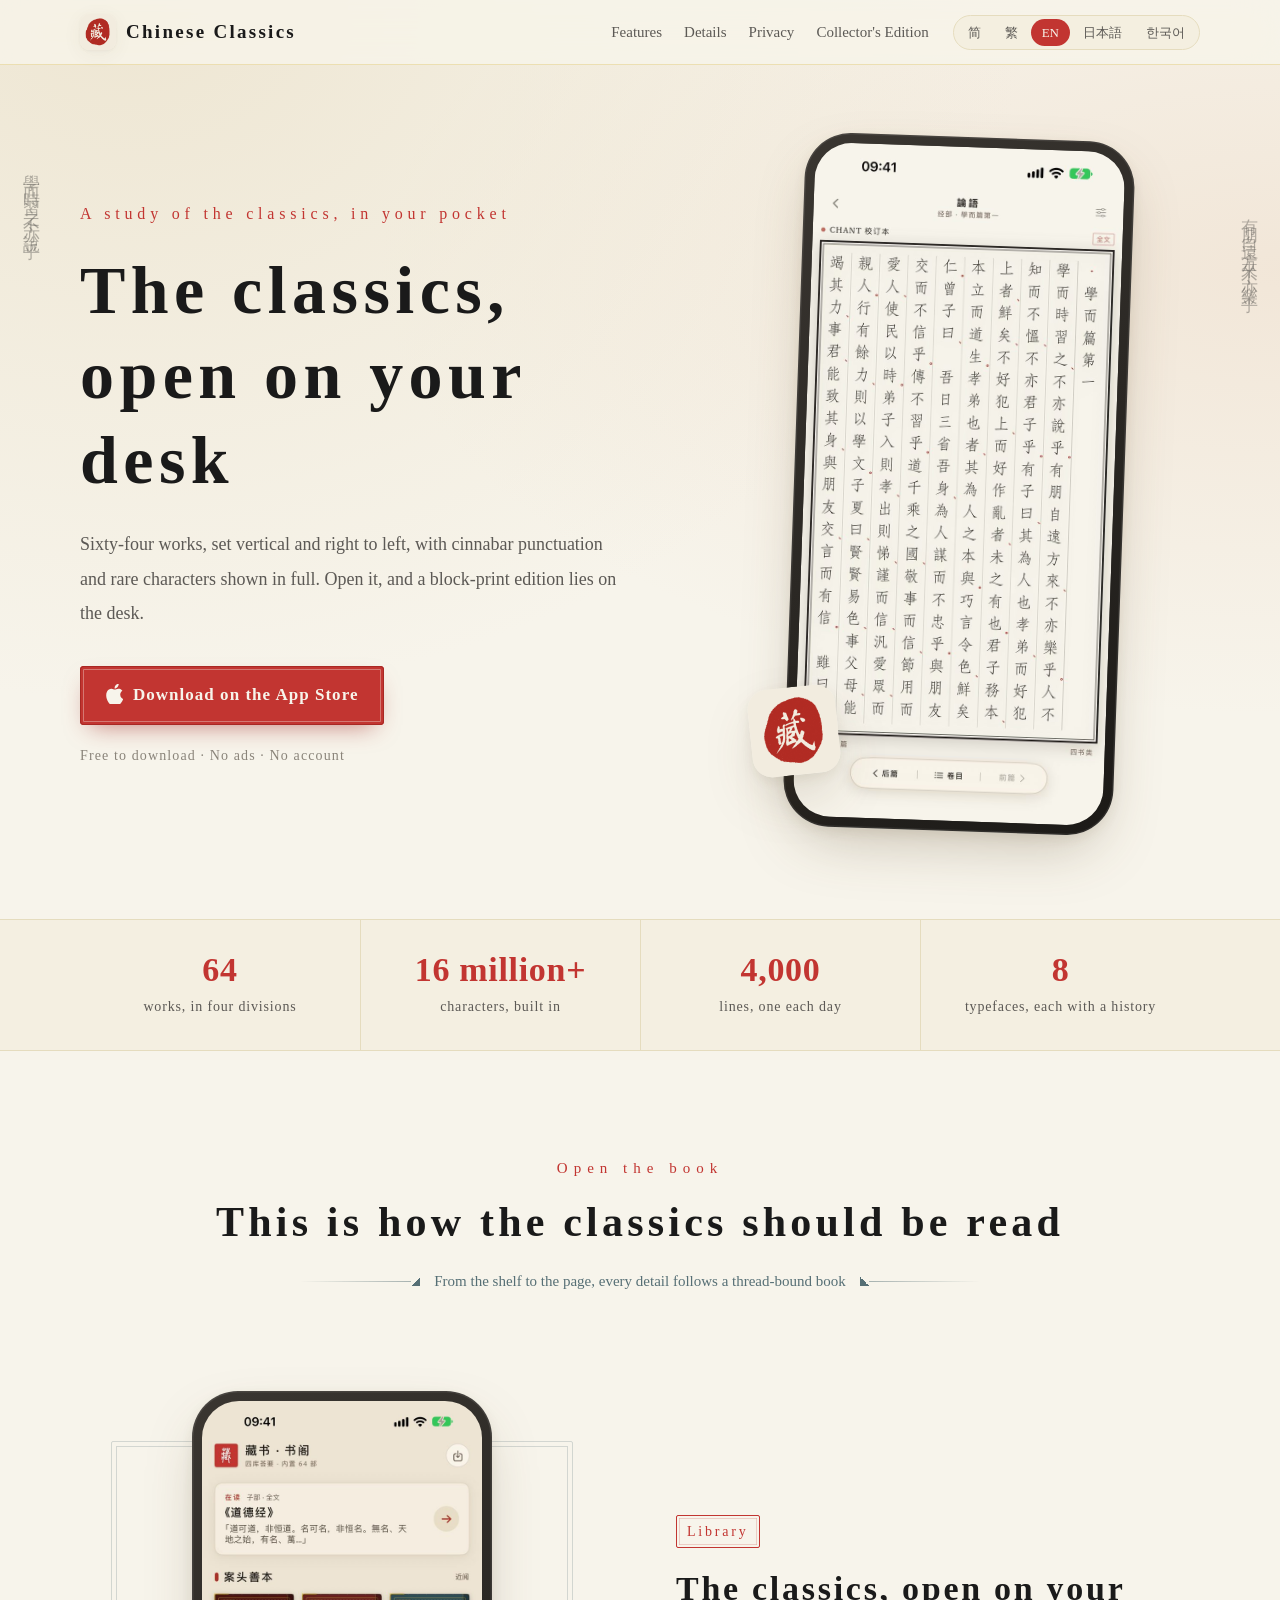
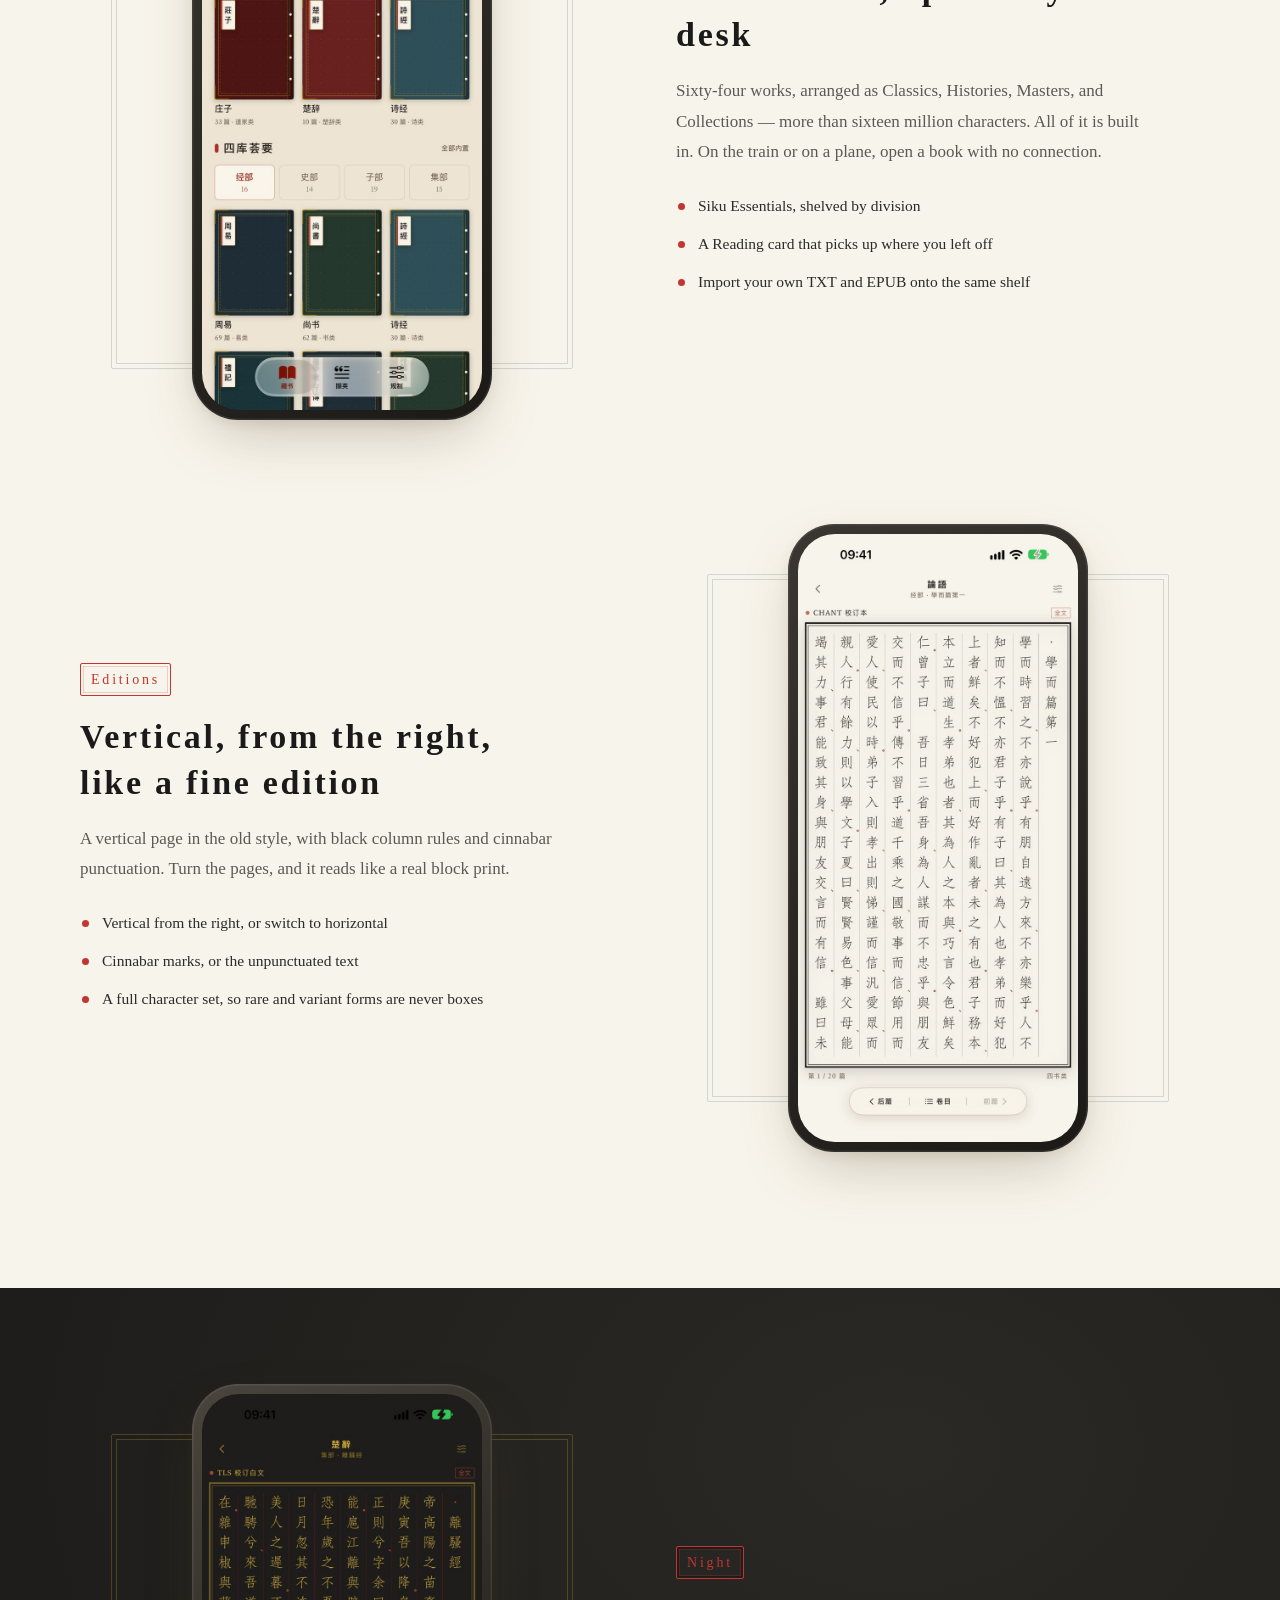
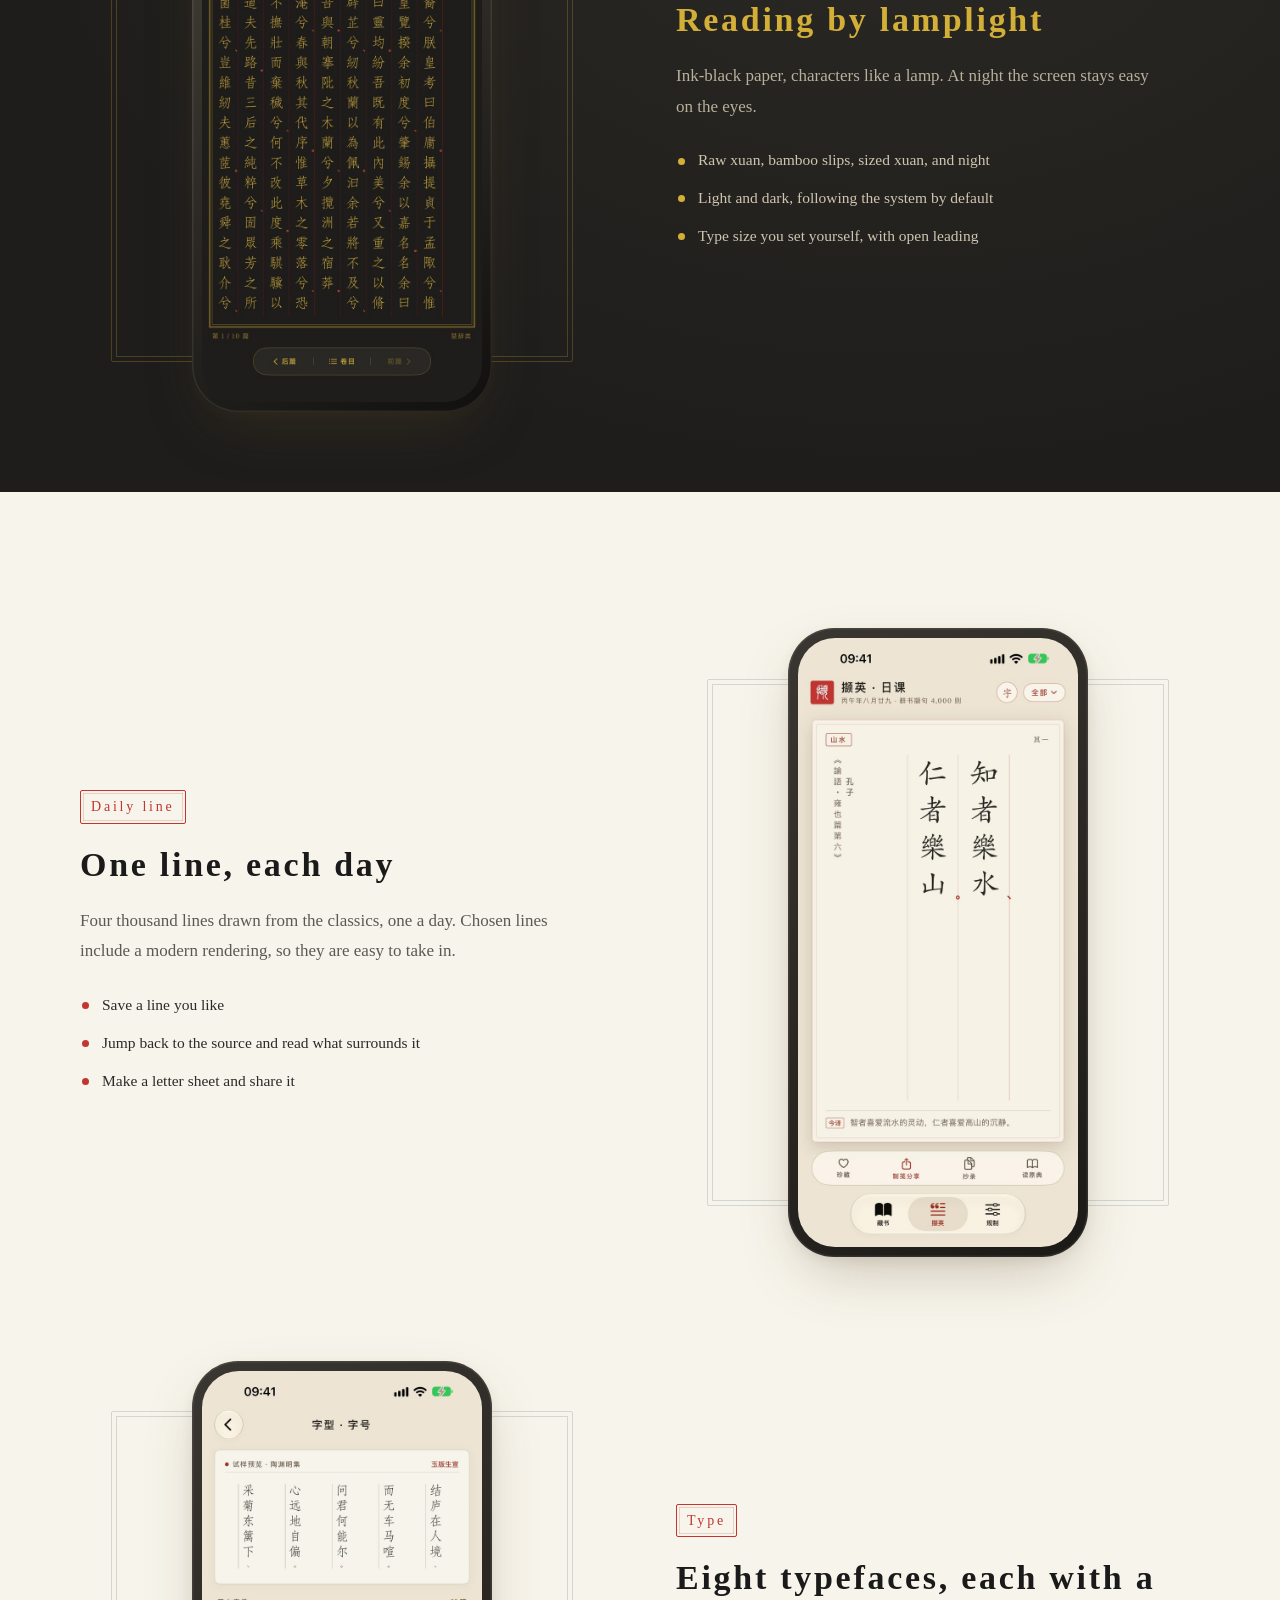
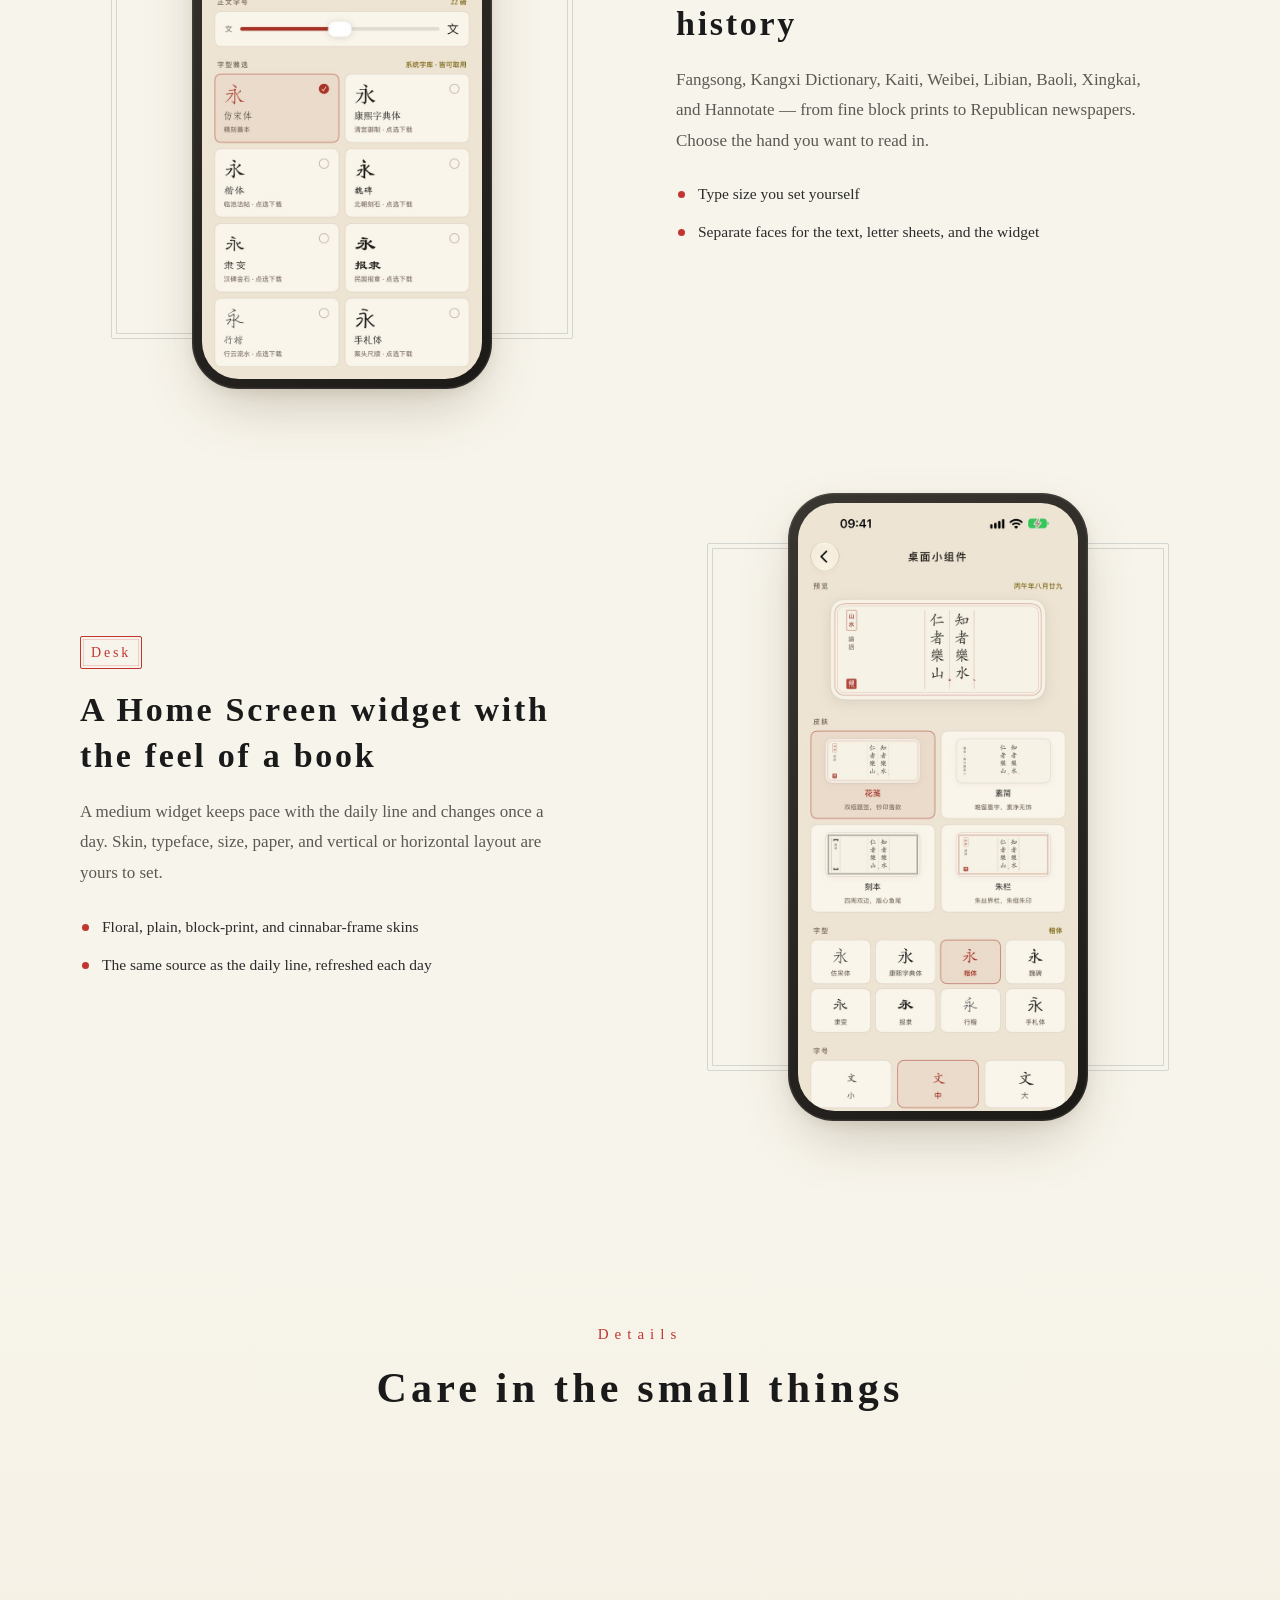
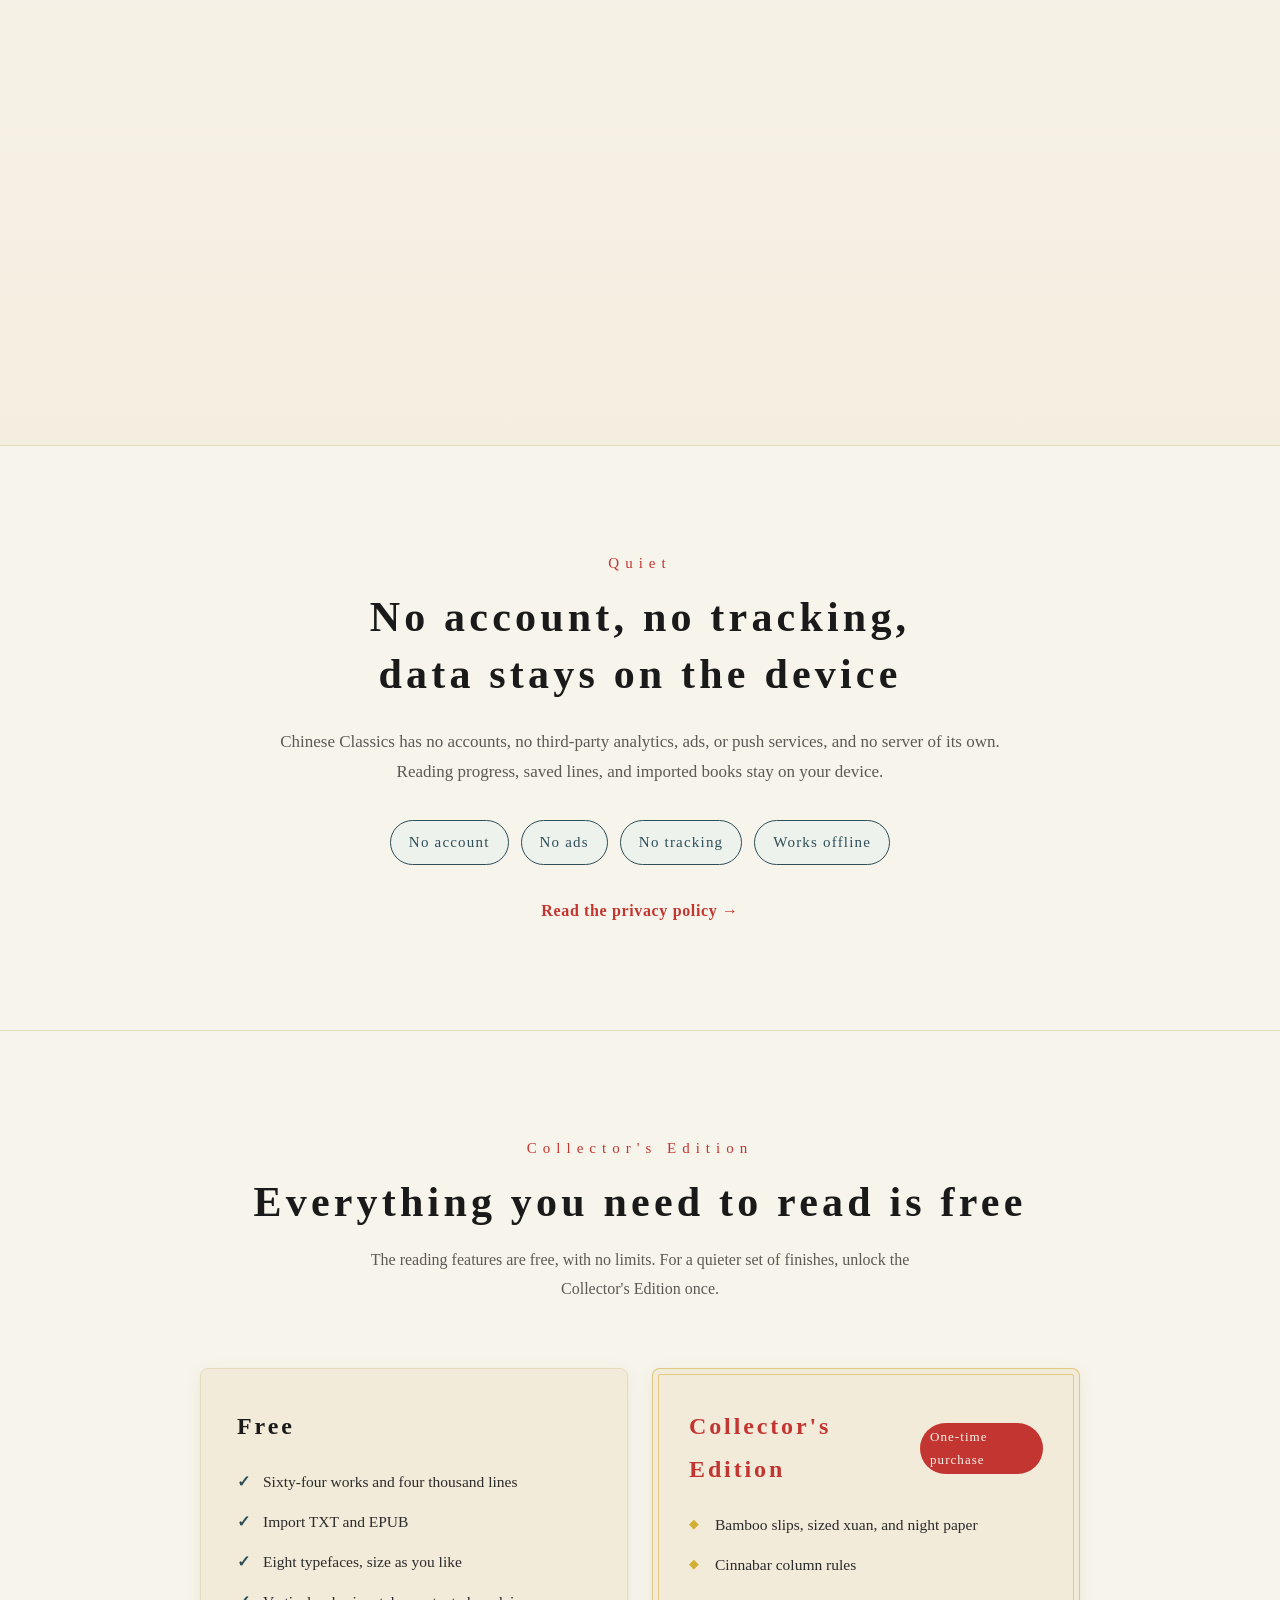
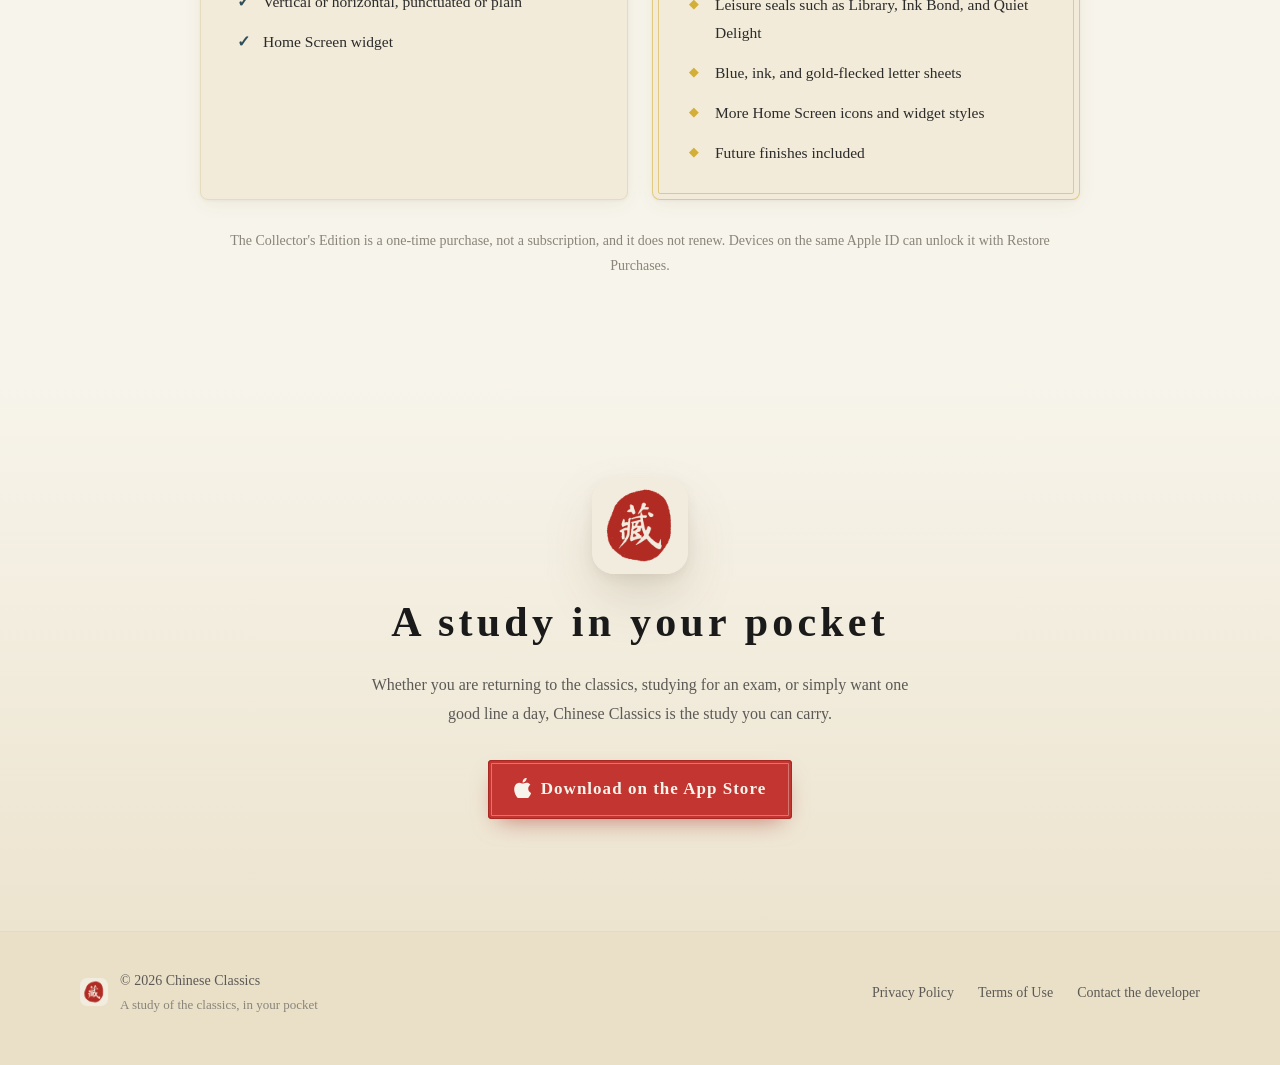
<file: website/index.html>
<!DOCTYPE html>
<html lang="zh-CN">
<head>
  <meta charset="UTF-8">
  <meta name="viewport" content="width=device-width, initial-scale=1.0">
  <title>藏书阁 — 纵排善本的古籍阅读器</title>
  <meta name="description" content="藏书阁是一款 iPhone 与 iPad 古籍阅读 App：六十四部经史子集经典全部内置，纵排右起、乌丝界栏、朱点句读，生僻古字完整显示；每日一则名句与桌面小组件。无广告，无需注册。">
  <meta name="theme-color" content="#F7F4EB">
  <link rel="canonical" href="https://cangshuge.nonoor.com/">
  <link rel="alternate" hreflang="zh-Hans" href="https://cangshuge.nonoor.com/?lang=zh-Hans">
  <link rel="alternate" hreflang="zh-Hant" href="https://cangshuge.nonoor.com/?lang=zh-Hant">
  <link rel="alternate" hreflang="en" href="https://cangshuge.nonoor.com/?lang=en">
  <link rel="alternate" hreflang="ja" href="https://cangshuge.nonoor.com/?lang=ja">
  <link rel="alternate" hreflang="ko" href="https://cangshuge.nonoor.com/?lang=ko">
  <link rel="alternate" hreflang="x-default" href="https://cangshuge.nonoor.com/">
  <meta property="og:type" content="website">
  <meta property="og:url" content="https://cangshuge.nonoor.com/">
  <meta property="og:title" content="藏书阁 — 纵排善本的古籍阅读器">
  <meta property="og:description" content="">
  <meta property="og:image" content="https://cangshuge.nonoor.com/assets/og-zh-Hans.jpg">
  <meta name="twitter:card" content="summary_large_image">
  <link rel="icon" href="./assets/favicon.png" type="image/png">
  <link rel="apple-touch-icon" href="./assets/apple-touch-icon.png">
  <link rel="stylesheet" href="./css/style.css">
</head>
<body>
  <header class="site-header">
    <div class="container header-inner">
      <a class="brand" href="./">
        <img src="./assets/app-icon.png" alt="" class="brand-icon" width="36" height="36">
        <span data-i18n="appName">藏书阁</span>
      </a>
      <nav class="site-nav" aria-label="Sections">
        <a href="#features" data-i18n="navFeatures">功能</a>
        <a href="#details" data-i18n="navDetails">细节</a>
        <a href="#privacy" data-i18n="navPrivacy">隐私</a>
        <a href="#premium" data-i18n="navPremium">珍藏版</a>
      </nav>
      <nav class="lang-switcher" aria-label="Language">
        <button type="button" data-lang="zh-Hans">简</button>
        <button type="button" data-lang="zh-Hant">繁</button>
        <button type="button" data-lang="en">EN</button>
        <button type="button" data-lang="ja">日本語</button>
        <button type="button" data-lang="ko">한국어</button>
      </nav>
    </div>
  </header>

  <main>
    <section class="hero">
      <p class="hero-column hero-column-left" aria-hidden="true">學而時習之不亦說乎</p>
      <p class="hero-column hero-column-right" aria-hidden="true">有朋自遠方來不亦樂乎</p>
      <div class="container hero-inner">
        <div class="hero-copy">
          <p class="eyebrow" data-i18n="heroEyebrow">一方随身的古籍书斋</p>
          <h1 data-i18n-html="heroTitle">经史子集，<br>尽在案头</h1>
          <p class="hero-subtitle" data-i18n="heroSubtitle">精选六十四部经典，纵排右起、朱点句读，生僻古字完整显示。打开它，就像在案头摊开一部刻本善本。</p>
          <div class="hero-actions">
            <a class="seal-button" data-app-store href="https://apps.apple.com/app/id6820840209" target="_blank" rel="noopener">
              <svg class="apple-mark" viewBox="0 0 17 20" aria-hidden="true"><path fill="currentColor" d="M14.2 10.6c0-2.6 2.1-3.8 2.2-3.9-1.2-1.8-3.1-2-3.7-2-1.6-.2-3.1.9-3.9.9-.8 0-2-.9-3.4-.9C3.7 4.8 2 5.8 1.1 7.4-.8 10.7.6 15.6 2.4 18.2c.9 1.3 1.9 2.7 3.3 2.6 1.3-.1 1.8-.9 3.4-.9s2 .9 3.4.8c1.4 0 2.3-1.3 3.2-2.6 1-1.5 1.4-2.9 1.4-3-.1 0-2.9-1.1-2.9-4.5zM11.6 3c.7-.9 1.2-2.1 1.1-3.3-1 0-2.3.7-3 1.6-.7.8-1.2 2-1.1 3.2 1.1.1 2.3-.6 3-1.5z"/></svg>
              <span>App Store 下载</span>
            </a>
            <p class="hero-note" data-i18n="heroNote">免费下载 · 无广告 · 无需注册</p>
          </div>
        </div>
        <div class="hero-visual">
          <div class="phone phone-hero">
            <img data-shot="02-reader" src="./assets/screenshots/zh-Hans/02-reader.jpg" alt="" width="330" height="717">
          </div>
          <img class="hero-seal" src="./assets/app-icon.png" alt="" width="88" height="88">
        </div>
      </div>
    </section>

    <section class="stats">
      <div class="container stats-grid">
        <div class="stat"><strong data-i18n="stat1Num">64</strong><span data-i18n="stat1Label">部经典，四部分类</span></div>
        <div class="stat"><strong data-i18n="stat2Num">1600万+</strong><span data-i18n="stat2Label">字原文，全部内置</span></div>
        <div class="stat"><strong data-i18n="stat3Num">4000</strong><span data-i18n="stat3Label">则名句，一日一则</span></div>
        <div class="stat"><strong data-i18n="stat4Num">8</strong><span data-i18n="stat4Label">款字体，各有来历</span></div>
      </div>
    </section>

    <section class="features" id="features">
      <div class="container">
        <header class="section-head">
          <p class="kicker" data-i18n="featuresKicker">展卷</p>
          <h2 data-i18n="featuresTitle">读古书，本该如此</h2>
          <p class="fishtail" data-i18n="featuresSubtitle">从书架到版面，每一处都照着线装书的样子来做</p>
        </header>

        <article class="feature reveal">
          <div class="feature-media"><div class="phone"><img data-shot="01-library" src="./assets/screenshots/zh-Hans/01-library.jpg" alt="" loading="lazy" width="330" height="717"></div></div>
          <div class="feature-copy">
            <p class="feature-kicker"><span class="seal-mark" data-i18n="f1Kicker">典藏</span></p>
            <h3 data-i18n="f1Title">经史子集，尽在案头</h3>
            <p data-i18n="f1Desc"></p>
            <ul class="feature-points" data-i18n-list="f1Points"></ul>
          </div>
        </article>

        <article class="feature feature-reverse reveal">
          <div class="feature-media"><div class="phone"><img data-shot="02-reader" src="./assets/screenshots/zh-Hans/02-reader.jpg" alt="" loading="lazy" width="330" height="717"></div></div>
          <div class="feature-copy">
            <p class="feature-kicker"><span class="seal-mark" data-i18n="f2Kicker">善本</span></p>
            <h3 data-i18n="f2Title">纵排右起，如对善本</h3>
            <p data-i18n="f2Desc"></p>
            <ul class="feature-points" data-i18n-list="f2Points"></ul>
          </div>
        </article>
      </div>
    </section>

    <section class="night">
      <div class="container">
        <article class="feature reveal">
          <div class="feature-media"><div class="phone phone-dark"><img data-shot="03-night" src="./assets/screenshots/zh-Hans/03-night.jpg" alt="" loading="lazy" width="330" height="717"></div></div>
          <div class="feature-copy">
            <p class="feature-kicker"><span class="seal-mark" data-i18n="f3Kicker">玄夜</span></p>
            <h3 data-i18n="f3Title">灯下展卷</h3>
            <p data-i18n="f3Desc"></p>
            <ul class="feature-points" data-i18n-list="f3Points"></ul>
          </div>
        </article>
      </div>
    </section>

    <section class="features">
      <div class="container">
        <article class="feature feature-reverse reveal">
          <div class="feature-media"><div class="phone"><img data-shot="04-quotes" src="./assets/screenshots/zh-Hans/04-quotes.jpg" alt="" loading="lazy" width="330" height="717"></div></div>
          <div class="feature-copy">
            <p class="feature-kicker"><span class="seal-mark" data-i18n="f4Kicker">日课</span></p>
            <h3 data-i18n="f4Title">撷英日课，一日一句</h3>
            <p data-i18n="f4Desc"></p>
            <ul class="feature-points" data-i18n-list="f4Points"></ul>
          </div>
        </article>

        <article class="feature reveal">
          <div class="feature-media"><div class="phone"><img data-shot="05-fonts" src="./assets/screenshots/zh-Hans/05-fonts.jpg" alt="" loading="lazy" width="330" height="717"></div></div>
          <div class="feature-copy">
            <p class="feature-kicker"><span class="seal-mark" data-i18n="f5Kicker">字型</span></p>
            <h3 data-i18n="f5Title">八款字体，各有来历</h3>
            <p data-i18n="f5Desc"></p>
            <ul class="feature-points" data-i18n-list="f5Points"></ul>
          </div>
        </article>

        <article class="feature feature-reverse reveal">
          <div class="feature-media"><div class="phone"><img data-shot="06-widget" src="./assets/screenshots/zh-Hans/06-widget.jpg" alt="" loading="lazy" width="330" height="717"></div></div>
          <div class="feature-copy">
            <p class="feature-kicker"><span class="seal-mark" data-i18n="f6Kicker">案头</span></p>
            <h3 data-i18n="f6Title">主屏小组件，抬眼见古意</h3>
            <p data-i18n="f6Desc"></p>
            <ul class="feature-points" data-i18n-list="f6Points"></ul>
          </div>
        </article>
      </div>
    </section>

    <section class="details" id="details">
      <div class="container">
        <header class="section-head">
          <p class="kicker" data-i18n="detailsKicker">细节</p>
          <h2 data-i18n="detailsTitle">细微处的用心</h2>
        </header>
        <div class="details-grid">
          <div class="detail reveal"><span class="detail-glyph" aria-hidden="true">字</span><h3 data-i18n="d1Title"></h3><p data-i18n="d1Desc"></p></div>
          <div class="detail reveal"><span class="detail-glyph" aria-hidden="true">卷</span><h3 data-i18n="d2Title"></h3><p data-i18n="d2Desc"></p></div>
          <div class="detail reveal"><span class="detail-glyph" aria-hidden="true">藏</span><h3 data-i18n="d3Title"></h3><p data-i18n="d3Desc"></p></div>
          <div class="detail reveal"><span class="detail-glyph" aria-hidden="true">印</span><h3 data-i18n="d4Title"></h3><p data-i18n="d4Desc"></p></div>
          <div class="detail reveal"><span class="detail-glyph" aria-hidden="true">譯</span><h3 data-i18n="d5Title"></h3><p data-i18n="d5Desc"></p></div>
          <div class="detail reveal"><span class="detail-glyph" aria-hidden="true">案</span><h3 data-i18n="d6Title"></h3><p data-i18n="d6Desc"></p></div>
        </div>
      </div>
    </section>

    <section class="privacy-band" id="privacy">
      <div class="container privacy-inner reveal">
        <p class="kicker" data-i18n="privacyKicker">清静</p>
        <h2 data-i18n-html="privacyTitle">无需注册，不做追踪，<br>数据留在本机</h2>
        <p class="privacy-desc" data-i18n="privacyDesc"></p>
        <ul class="privacy-pills">
          <li data-i18n="p1">无账号</li>
          <li data-i18n="p2">无广告</li>
          <li data-i18n="p3">无追踪</li>
          <li data-i18n="p4">离线可用</li>
        </ul>
        <a class="text-link" href="./privacy/" data-legal-link="privacy"><span data-i18n="privacyLink">阅读隐私政策</span> →</a>
      </div>
    </section>

    <section class="premium" id="premium">
      <div class="container">
        <header class="section-head">
          <p class="kicker" data-i18n="premiumKicker">珍藏版</p>
          <h2 data-i18n="premiumTitle">读书的功能，全部免费</h2>
          <p class="section-subtitle" data-i18n="premiumSubtitle"></p>
        </header>
        <div class="plans">
          <div class="plan reveal">
            <h3 data-i18n="freeTitle">免费</h3>
            <ul class="plan-points" data-i18n-list="freePoints"></ul>
          </div>
          <div class="plan plan-premium reveal">
            <h3><span data-i18n="premiumCardTitle">珍藏版</span><span class="plan-badge" data-i18n="premiumBadge">一次买断</span></h3>
            <ul class="plan-points" data-i18n-list="premiumPoints"></ul>
          </div>
        </div>
        <p class="premium-note" data-i18n="premiumNote"></p>
      </div>
    </section>

    <section class="cta">
      <div class="container cta-inner reveal">
        <img src="./assets/app-icon.png" alt="" width="96" height="96" class="cta-icon">
        <h2 data-i18n="ctaTitle">让口袋里有一间书斋</h2>
        <p data-i18n="ctaSubtitle"></p>
        <a class="seal-button" data-app-store href="https://apps.apple.com/app/id6820840209" target="_blank" rel="noopener">
          <svg class="apple-mark" viewBox="0 0 17 20" aria-hidden="true"><path fill="currentColor" d="M14.2 10.6c0-2.6 2.1-3.8 2.2-3.9-1.2-1.8-3.1-2-3.7-2-1.6-.2-3.1.9-3.9.9-.8 0-2-.9-3.4-.9C3.7 4.8 2 5.8 1.1 7.4-.8 10.7.6 15.6 2.4 18.2c.9 1.3 1.9 2.7 3.3 2.6 1.3-.1 1.8-.9 3.4-.9s2 .9 3.4.8c1.4 0 2.3-1.3 3.2-2.6 1-1.5 1.4-2.9 1.4-3-.1 0-2.9-1.1-2.9-4.5zM11.6 3c.7-.9 1.2-2.1 1.1-3.3-1 0-2.3.7-3 1.6-.7.8-1.2 2-1.1 3.2 1.1.1 2.3-.6 3-1.5z"/></svg>
          <span>App Store 下载</span>
        </a>
      </div>
    </section>
  </main>

  <footer class="site-footer">
    <div class="container footer-inner">
      <div class="footer-brand">
        <img src="./assets/app-icon.png" alt="" width="28" height="28">
        <div>
          <p>© <span id="year">2026</span> <span data-i18n="appName">藏书阁</span></p>
          <p class="footer-tagline" data-i18n="footerTagline">一方随身的古籍书斋</p>
        </div>
      </div>
      <nav class="footer-links">
        <a href="./privacy/" data-legal-link="privacy" data-i18n="privacy">隐私政策</a>
        <a href="./terms/" data-legal-link="terms" data-i18n="terms">用户协议</a>
        <a href="mailto:duanwei@nonoor.com" data-i18n="contact">联系开发者</a>
      </nav>
    </div>
  </footer>

  <script src="./js/i18n.js"></script>
  <script src="./js/lang.js"></script>
  <script src="./js/main.js"></script>
</body>
</html>
</file>
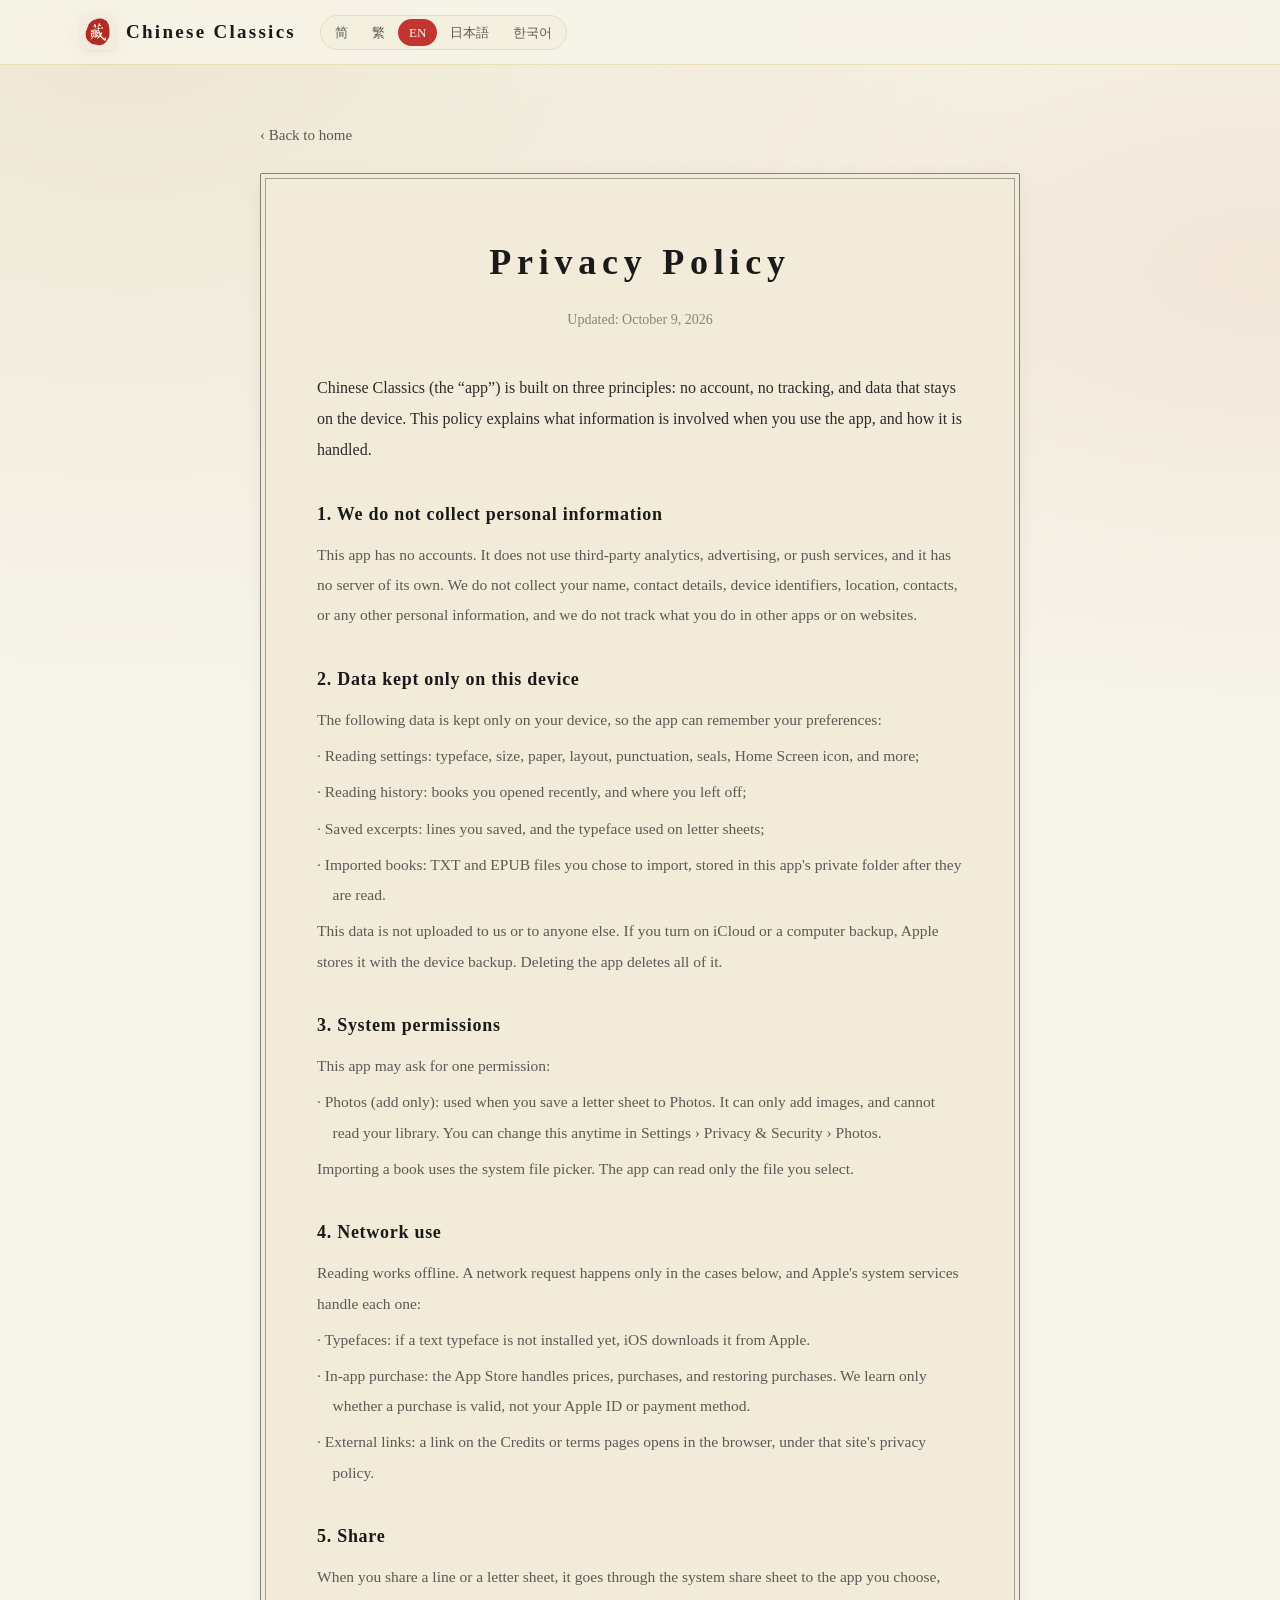
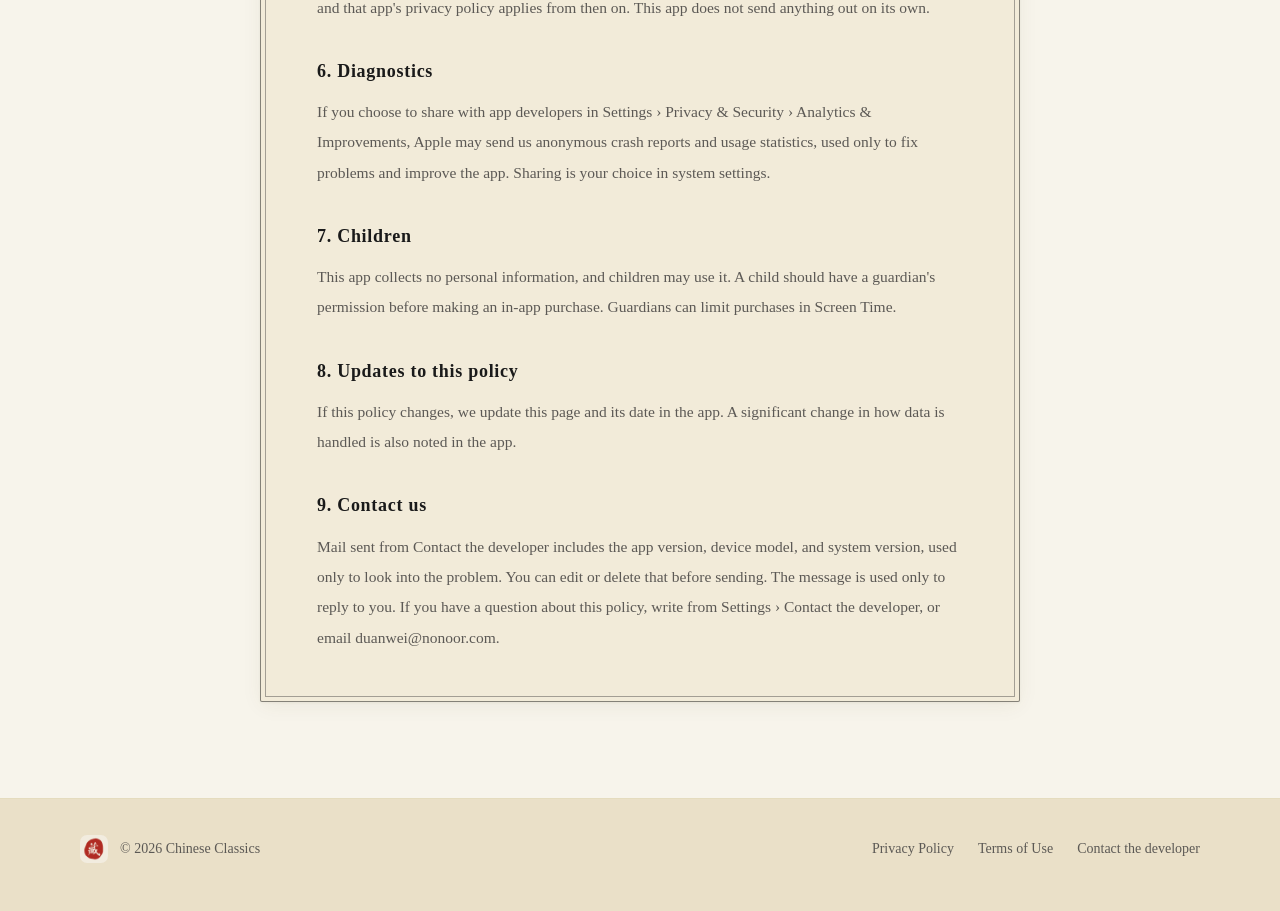
<file: website/privacy/index.html>
<!DOCTYPE html>
<html lang="zh-CN">
<head>
  <meta charset="UTF-8">
  <meta name="viewport" content="width=device-width, initial-scale=1.0">
  <title>隐私政策 · 藏书阁</title>
  <meta name="description" content="藏书阁隐私政策：无需注册、不做追踪、数据留在本机。">
  <meta name="theme-color" content="#F7F4EB">
  <link rel="canonical" href="https://cangshuge.nonoor.com/privacy/">
  <link rel="icon" href="../assets/favicon.png" type="image/png">
  <link rel="apple-touch-icon" href="../assets/apple-touch-icon.png">
  <link rel="stylesheet" href="../css/style.css">
  <link rel="stylesheet" href="../css/legal.css">
</head>
<body data-document="privacy">
  <header class="site-header">
    <div class="container header-inner">
      <a class="brand" href="../">
        <img src="../assets/app-icon.png" alt="" class="brand-icon" width="36" height="36">
        <span id="legal-brand">藏书阁</span>
      </a>
      <nav class="lang-switcher" aria-label="Language">
        <button type="button" data-lang="zh-Hans">简</button>
        <button type="button" data-lang="zh-Hant">繁</button>
        <button type="button" data-lang="en">EN</button>
        <button type="button" data-lang="ja">日本語</button>
        <button type="button" data-lang="ko">한국어</button>
      </nav>
    </div>
  </header>

  <main class="legal-main">
    <div class="container">
      <a class="legal-back" id="legal-back" href="../">返回首页</a>
      <article class="legal-sheet">
        <header class="legal-header">
          <h1 id="legal-title">隐私政策</h1>
          <p class="legal-updated" id="legal-updated"></p>
        </header>
        <div class="legal-body" id="legal-sections"></div>
      </article>
    </div>
  </main>

  <footer class="site-footer">
    <div class="container footer-inner">
      <div class="footer-brand">
        <img src="../assets/app-icon.png" alt="" width="28" height="28">
        <p>© <span id="year">2026</span> <span id="legal-footer-brand">藏书阁</span></p>
      </div>
      <nav class="footer-links">
        <a href="../privacy/" id="legal-link-privacy">隐私政策</a>
        <a href="../terms/" id="legal-link-terms">用户协议</a>
        <a href="mailto:duanwei@nonoor.com" id="legal-link-contact">联系开发者</a>
      </nav>
    </div>
  </footer>

  <script src="../js/legal-content.js"></script>
  <script src="../js/lang.js"></script>
  <script src="../js/legal-page.js"></script>
</body>
</html>
</file>
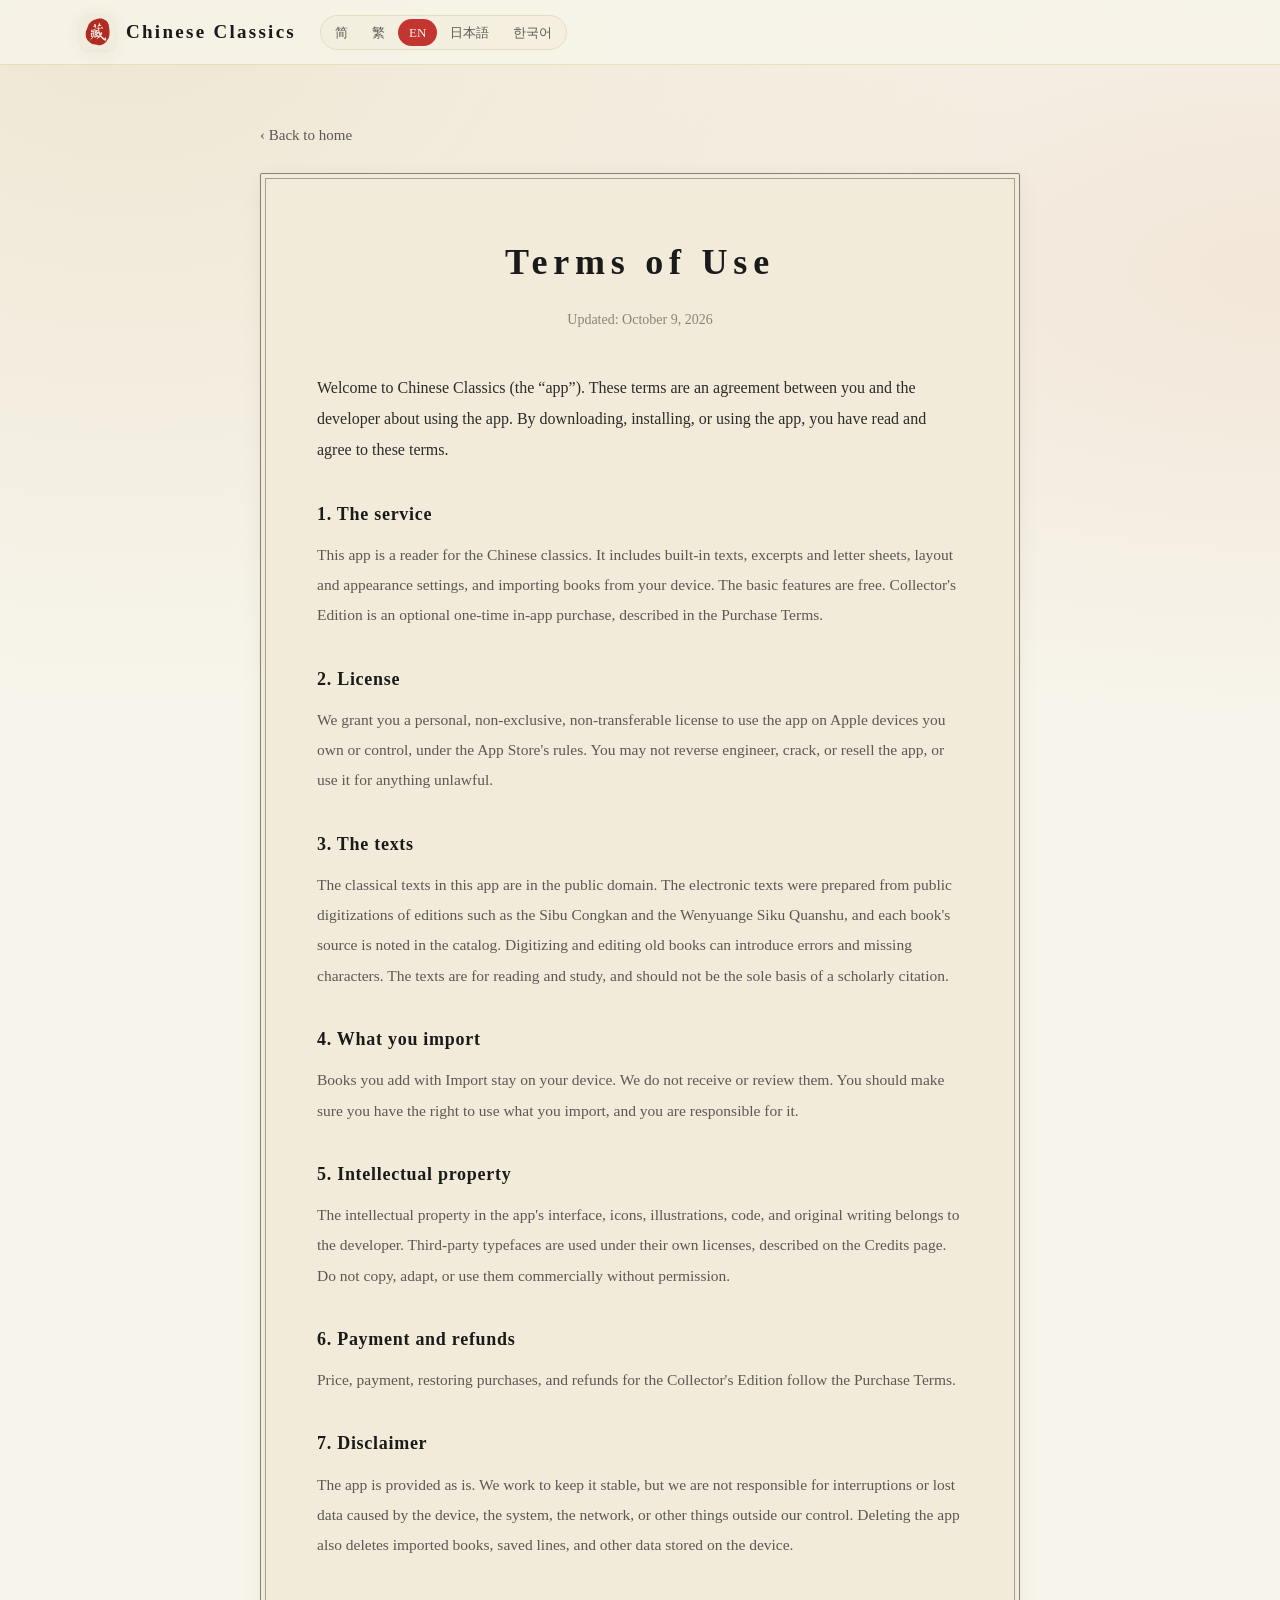
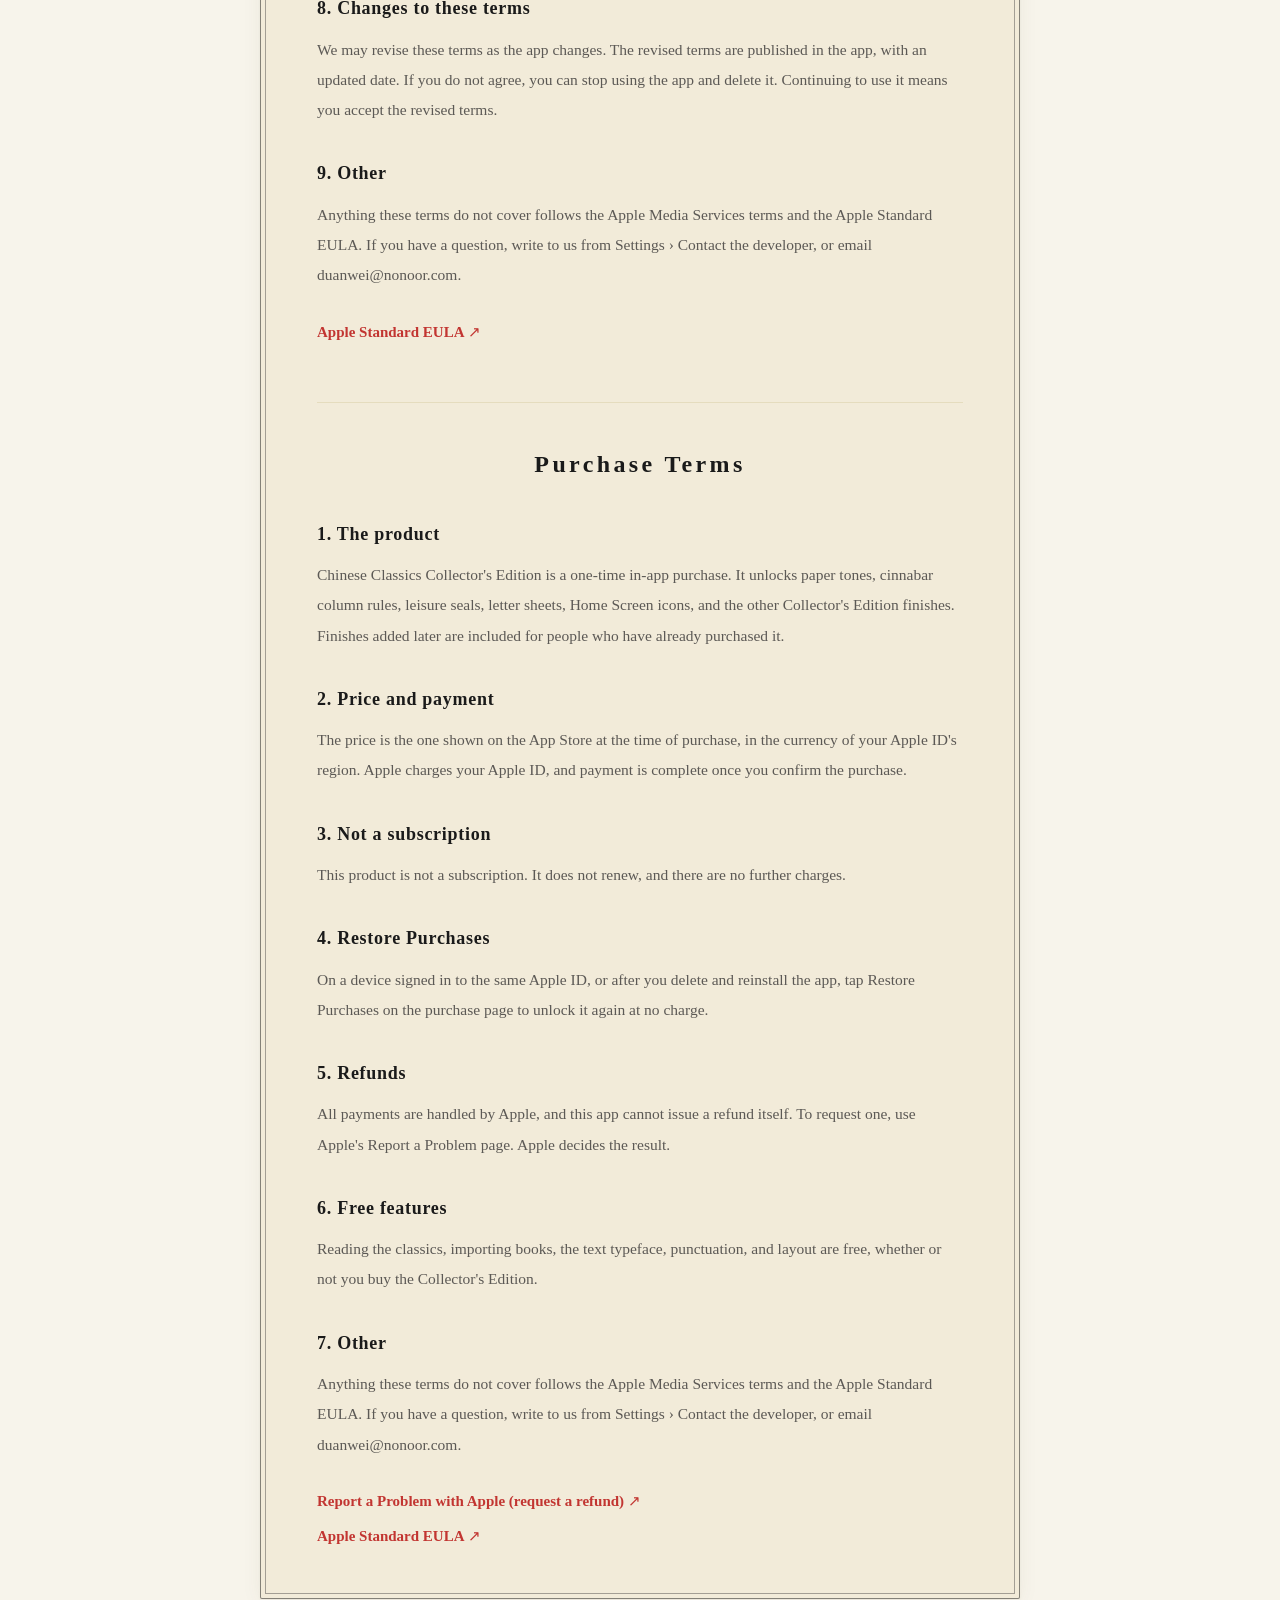
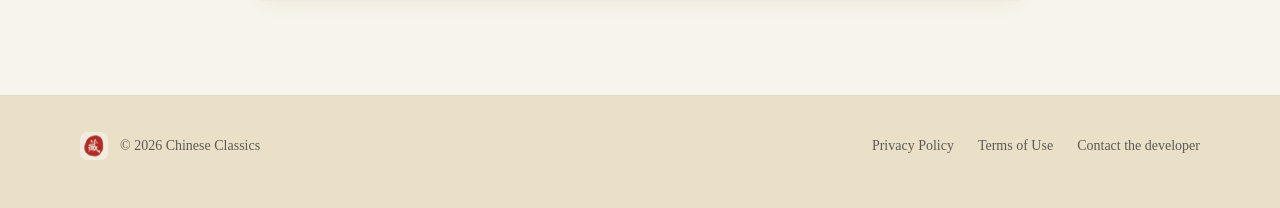
<file: website/terms/index.html>
<!DOCTYPE html>
<html lang="zh-CN">
<head>
  <meta charset="UTF-8">
  <meta name="viewport" content="width=device-width, initial-scale=1.0">
  <title>用户协议 · 藏书阁</title>
  <meta name="description" content="藏书阁用户协议与购买条款。">
  <meta name="theme-color" content="#F7F4EB">
  <link rel="canonical" href="https://cangshuge.nonoor.com/terms/">
  <link rel="icon" href="../assets/favicon.png" type="image/png">
  <link rel="apple-touch-icon" href="../assets/apple-touch-icon.png">
  <link rel="stylesheet" href="../css/style.css">
  <link rel="stylesheet" href="../css/legal.css">
</head>
<body data-document="terms">
  <header class="site-header">
    <div class="container header-inner">
      <a class="brand" href="../">
        <img src="../assets/app-icon.png" alt="" class="brand-icon" width="36" height="36">
        <span id="legal-brand">藏书阁</span>
      </a>
      <nav class="lang-switcher" aria-label="Language">
        <button type="button" data-lang="zh-Hans">简</button>
        <button type="button" data-lang="zh-Hant">繁</button>
        <button type="button" data-lang="en">EN</button>
        <button type="button" data-lang="ja">日本語</button>
        <button type="button" data-lang="ko">한국어</button>
      </nav>
    </div>
  </header>

  <main class="legal-main">
    <div class="container">
      <a class="legal-back" id="legal-back" href="../">返回首页</a>
      <article class="legal-sheet">
        <header class="legal-header">
          <h1 id="legal-title">用户协议</h1>
          <p class="legal-updated" id="legal-updated"></p>
        </header>
        <div class="legal-body" id="legal-sections"></div>
      </article>
    </div>
  </main>

  <footer class="site-footer">
    <div class="container footer-inner">
      <div class="footer-brand">
        <img src="../assets/app-icon.png" alt="" width="28" height="28">
        <p>© <span id="year">2026</span> <span id="legal-footer-brand">藏书阁</span></p>
      </div>
      <nav class="footer-links">
        <a href="../privacy/" id="legal-link-privacy">隐私政策</a>
        <a href="../terms/" id="legal-link-terms">用户协议</a>
        <a href="mailto:duanwei@nonoor.com" id="legal-link-contact">联系开发者</a>
      </nav>
    </div>
  </footer>

  <script src="../js/legal-content.js"></script>
  <script src="../js/lang.js"></script>
  <script src="../js/legal-page.js"></script>
</body>
</html>
</file>
<file: website/css/style.css>
:root {
  --paper: #F7F4EB;
  --paper-aged: #F2EBD9;
  --paper-deep: #EAE0C8;
  --rule: #E5DCBE;
  --ink: #2B2B2B;
  --ink-title: #1A1A1A;
  --ink-soft: #5C5955;
  --ink-faint: #8A847A;
  --cinnabar: #C23531;
  --cinnabar-pressed: #A82824;
  --indigo: #2E4E58;
  --gold: #D4AF37;
  --night: #1E1D1B;
  --night-ink: #D4AF37;
  --shadow: 0 4px 20px -2px rgba(92, 73, 44, 0.08), 0 1px 3px rgba(92, 73, 44, 0.05);
  --shadow-lift: 0 24px 60px -18px rgba(92, 73, 44, 0.35), 0 4px 12px rgba(92, 73, 44, 0.08);
  --radius: 4px;
  --serif: "Songti SC", "STSong", "Noto Serif SC", "Source Han Serif SC", "Noto Serif CJK SC", serif;
  --container: 1120px;
}

html[lang="zh-TW"] { --serif: "Songti TC", "Noto Serif TC", "Source Han Serif TC", "Noto Serif CJK TC", "PMingLiU", serif; }
html[lang="ja"] { --serif: "Hiragino Mincho ProN", "Yu Mincho", "YuMincho", "Noto Serif JP", "Source Han Serif JP", serif; }
html[lang="ko"] { --serif: "AppleMyungjo", "Nanum Myeongjo", "Noto Serif KR", "Source Han Serif KR", "Batang", serif; word-break: keep-all; overflow-wrap: anywhere; }

*,
*::before,
*::after { box-sizing: border-box; }

html { scroll-behavior: smooth; scroll-padding-top: 72px; }

body {
  margin: 0;
  font-family: var(--serif);
  font-size: 16px;
  line-height: 1.8;
  color: var(--ink);
  background-color: var(--paper);
  background-image:
    radial-gradient(ellipse at 10% 0%, rgba(234, 224, 200, 0.7), transparent 55%),
    radial-gradient(ellipse at 100% 30%, rgba(226, 190, 160, 0.25), transparent 50%);
  background-attachment: fixed;
  -webkit-font-smoothing: antialiased;
  text-rendering: optimizeLegibility;
}

img { max-width: 100%; display: block; }
a { color: inherit; }
h1, h2, h3 { color: var(--ink-title); font-weight: 700; margin: 0; }
p { margin: 0; }

.container { width: min(var(--container), 100% - 40px); margin-inline: auto; }

/* Header */
.site-header {
  position: sticky;
  top: 0;
  z-index: 20;
  background: rgba(247, 244, 235, 0.82);
  backdrop-filter: blur(20px) saturate(140%);
  -webkit-backdrop-filter: blur(20px) saturate(140%);
  border-bottom: 0.5px solid rgba(212, 175, 55, 0.3);
}
.header-inner { display: flex; align-items: center; gap: 24px; height: 64px; }
.brand { display: flex; align-items: center; gap: 10px; text-decoration: none; font-size: 19px; font-weight: 700; letter-spacing: 0.12em; color: var(--ink-title); }
.brand-icon { width: 36px; height: 36px; border-radius: 9px; box-shadow: var(--shadow); }
.site-nav { display: flex; gap: 22px; margin-left: auto; font-size: 15px; }
.site-nav a { text-decoration: none; color: var(--ink-soft); transition: color 0.2s; }
.site-nav a:hover { color: var(--cinnabar); }
.lang-switcher { display: flex; gap: 2px; padding: 3px; border: 0.5px solid var(--rule); border-radius: 999px; background: rgba(242, 235, 217, 0.6); }
.lang-switcher button {
  font: inherit;
  font-size: 13px;
  line-height: 1;
  padding: 7px 11px;
  border: 0;
  border-radius: 999px;
  background: transparent;
  color: var(--ink-soft);
  cursor: pointer;
  transition: background 0.2s, color 0.2s;
}
.lang-switcher button:hover { color: var(--cinnabar); }
.lang-switcher button.is-active { background: var(--cinnabar); color: var(--paper); }

/* Buttons */
.seal-button {
  display: inline-flex;
  align-items: center;
  gap: 10px;
  padding: 14px 26px;
  background: var(--cinnabar);
  color: var(--paper);
  text-decoration: none;
  font-size: 17px;
  font-weight: 600;
  letter-spacing: 0.06em;
  border-radius: var(--radius);
  box-shadow: inset 0 0 0 1px var(--cinnabar-pressed), inset 0 0 0 3px var(--cinnabar), inset 0 0 0 4px rgba(247, 244, 235, 0.35), 0 10px 24px -10px rgba(162, 40, 36, 0.6);
  transition: transform 0.15s, background 0.2s;
}
.seal-button:hover { background: var(--cinnabar-pressed); }
.seal-button:active { transform: scale(0.97); }
.seal-button.is-pending { cursor: default; letter-spacing: 0.2em; }
.seal-button.is-pending:hover { background: var(--cinnabar); }
.seal-button.is-pending:active { transform: none; }
html[lang="ja"] .seal-button.is-pending, html[lang="ko"] .seal-button.is-pending { letter-spacing: 0.06em; }
.apple-mark { width: 17px; height: 20px; margin-top: -3px; }
.text-link { color: var(--cinnabar); text-decoration: none; font-weight: 600; letter-spacing: 0.04em; }
.text-link:hover { text-decoration: underline; text-underline-offset: 4px; }

/* Hero */
.hero { position: relative; overflow: hidden; padding: 72px 0 88px; }
.hero-inner { display: grid; grid-template-columns: 1.1fr 0.9fr; align-items: center; gap: 48px; }
.eyebrow { color: var(--cinnabar); font-size: 16px; letter-spacing: 0.3em; margin-bottom: 20px; }
html[lang="ja"] .eyebrow, html[lang="ko"] .eyebrow { letter-spacing: 0.12em; }
.hero h1 { font-size: clamp(40px, 6vw, 68px); line-height: 1.25; letter-spacing: 0.08em; }
html[lang="ja"] .hero h1, html[lang="ko"] .hero h1 { letter-spacing: 0.02em; font-size: clamp(36px, 5vw, 58px); }
.hero-subtitle { margin-top: 24px; font-size: 18px; color: var(--ink-soft); max-width: 30em; line-height: 1.9; }
.hero-actions { margin-top: 36px; display: flex; flex-wrap: wrap; align-items: center; gap: 18px 24px; }
.hero-note { color: var(--ink-faint); font-size: 14px; letter-spacing: 0.08em; }
.hero-visual { position: relative; justify-self: center; }
.hero-seal { position: absolute; left: -44px; bottom: 56px; width: 88px; height: 88px; border-radius: 20px; box-shadow: var(--shadow-lift); transform: rotate(-6deg); }
.hero-column {
  position: absolute;
  top: 96px;
  writing-mode: vertical-rl;
  font-family: "Songti TC", "Noto Serif TC", var(--serif);
  font-size: 17px;
  letter-spacing: 0.5em;
  color: rgba(92, 89, 85, 0.45);
  margin: 0;
  pointer-events: none;
}
.hero-column-left { left: max(16px, calc(50% - 640px)); }
.hero-column-right { right: max(16px, calc(50% - 640px)); top: 140px; }

/* Phone frame */
.phone {
  width: 300px;
  padding: 10px;
  border-radius: 46px;
  background: linear-gradient(145deg, #3a3631, #1c1a17);
  box-shadow: var(--shadow-lift), inset 0 0 0 1.5px rgba(255, 255, 255, 0.08);
}
.phone img { width: 100%; height: auto; border-radius: 37px; background: var(--paper-aged); }
.phone-hero { width: 330px; transform: rotate(2deg); }

/* Stats */
.stats { border-block: 0.5px solid var(--rule); background: rgba(242, 235, 217, 0.55); }
.stats-grid { display: grid; grid-template-columns: repeat(4, 1fr); }
.stat { padding: 30px 12px; text-align: center; display: flex; flex-direction: column; gap: 4px; }
.stat + .stat { border-left: 0.5px solid var(--rule); }
.stat strong { font-size: 34px; color: var(--cinnabar); letter-spacing: 0.02em; line-height: 1.2; }
.stat span { font-size: 14px; color: var(--ink-soft); letter-spacing: 0.06em; }

/* Section heads */
.section-head { text-align: center; margin-bottom: 64px; }
.kicker { color: var(--cinnabar); font-size: 15px; letter-spacing: 0.4em; margin-bottom: 12px; }
html[lang="ja"] .kicker, html[lang="ko"] .kicker { letter-spacing: 0.16em; }
.section-head h2, .privacy-inner h2, .cta h2 { font-size: clamp(30px, 4vw, 42px); letter-spacing: 0.1em; line-height: 1.35; }
html[lang="ja"] .section-head h2, html[lang="ko"] .section-head h2,
html[lang="ja"] .privacy-inner h2, html[lang="ko"] .privacy-inner h2,
html[lang="ja"] .cta h2, html[lang="ko"] .cta h2 { letter-spacing: 0.03em; }
.section-subtitle { margin: 16px auto 0; max-width: 34em; color: var(--ink-soft); }

/* Fish-tail divider: two inward folds enclosing a caption */
.fishtail { display: flex; align-items: center; justify-content: center; gap: 14px; margin-top: 18px; color: var(--indigo); font-size: 15px; opacity: 0.8; }
.fishtail::before,
.fishtail::after {
  content: "";
  flex: 0 1 120px;
  height: 9px;
}
.fishtail::before {
  background:
    linear-gradient(to top left, var(--indigo) 50%, transparent 50%) right center / 9px 9px no-repeat,
    linear-gradient(90deg, transparent, var(--indigo)) left center / calc(100% - 9px) 0.5px no-repeat;
}
.fishtail::after {
  background:
    linear-gradient(to top right, var(--indigo) 50%, transparent 50%) left center / 9px 9px no-repeat,
    linear-gradient(270deg, transparent, var(--indigo)) right center / calc(100% - 9px) 0.5px no-repeat;
}

/* Features */
.features { padding: 104px 0 24px; }
.features + .details, .night + .features { padding-top: 104px; }
.feature { display: grid; grid-template-columns: 1fr 1fr; align-items: center; gap: 72px; padding: 32px 0 72px; }
.feature-reverse .feature-media { order: 2; }
.feature-media { display: flex; justify-content: center; position: relative; isolation: isolate; }
.feature-media::before {
  content: "";
  position: absolute;
  inset: 8% 6%;
  border: 1.5px solid rgba(46, 78, 88, 0.18);
  outline: 0.5px solid rgba(46, 78, 88, 0.18);
  outline-offset: -6px;
  border-radius: 2px;
  z-index: -1;
}
.feature-copy { max-width: 30em; }
.feature-kicker { margin-bottom: 18px; }
.seal-mark {
  display: inline-block;
  padding: 3px 10px;
  border: 1px solid var(--cinnabar);
  color: var(--cinnabar);
  font-size: 14px;
  letter-spacing: 0.2em;
  border-radius: 2px;
  box-shadow: inset 0 0 0 2px var(--paper), inset 0 0 0 2.5px rgba(194, 53, 49, 0.4);
}
.feature h3 { font-size: clamp(26px, 3vw, 34px); letter-spacing: 0.08em; line-height: 1.35; margin-bottom: 18px; }
html[lang="ja"] .feature h3, html[lang="ko"] .feature h3 { letter-spacing: 0.02em; }
.feature-copy > p { color: var(--ink-soft); font-size: 17px; }
.feature-points { list-style: none; padding: 0; margin: 24px 0 0; display: grid; gap: 10px; }
.feature-points li { position: relative; padding-left: 22px; font-size: 15.5px; }
.feature-points li::before { content: ""; position: absolute; left: 2px; top: 0.72em; width: 7px; height: 7px; border-radius: 50%; background: var(--cinnabar); }

/* Night */
.night {
  margin-top: 40px;
  padding: 64px 0 8px;
  background: radial-gradient(ellipse at 70% 20%, #2b2925, var(--night) 70%);
  color: #CFC6B0;
}
.night .feature h3 { color: var(--night-ink); }
.night .feature-copy > p { color: #B9B09B; }
.night .seal-mark { box-shadow: inset 0 0 0 2px var(--night), inset 0 0 0 2.5px rgba(194, 53, 49, 0.5); }
.night .feature-points li::before { background: var(--gold); }
.night .feature-media::before { border-color: rgba(212, 175, 55, 0.25); outline-color: rgba(212, 175, 55, 0.25); }
.phone-dark { background: linear-gradient(145deg, #4a453d, #11100e); }

/* Details */
.details { padding: 104px 0; background: linear-gradient(transparent, rgba(242, 235, 217, 0.65)); }
.details-grid { display: grid; grid-template-columns: repeat(3, 1fr); gap: 20px; }
.detail { background: var(--paper-aged); padding: 30px 28px; border-radius: var(--radius); box-shadow: var(--shadow); border: 0.5px solid var(--rule); }
.detail-glyph {
  display: inline-grid;
  place-items: center;
  width: 44px;
  height: 44px;
  margin-bottom: 18px;
  background: var(--cinnabar);
  color: var(--paper);
  font-size: 22px;
  border-radius: 3px;
  box-shadow: inset 0 1px 2px rgba(120, 20, 15, 0.25);
  font-family: "Songti TC", "Noto Serif TC", var(--serif);
}
.detail h3 { font-size: 19px; letter-spacing: 0.06em; margin-bottom: 8px; }
.detail p { color: var(--ink-soft); font-size: 15px; line-height: 1.8; }

/* Privacy */
.privacy-band { padding: 104px 0; border-block: 0.5px solid var(--rule); background: var(--paper); }
.privacy-inner { text-align: center; max-width: 760px; }
.privacy-desc { margin: 24px auto 0; color: var(--ink-soft); font-size: 17px; }
.privacy-pills { list-style: none; padding: 0; margin: 32px 0; display: flex; flex-wrap: wrap; gap: 12px; justify-content: center; }
.privacy-pills li { padding: 8px 18px; border: 0.5px solid var(--indigo); color: var(--indigo); border-radius: 999px; font-size: 15px; letter-spacing: 0.08em; background: rgba(195, 229, 241, 0.18); }

/* Premium */
.premium { padding: 104px 0; }
.plans { display: grid; grid-template-columns: 1fr 1fr; gap: 24px; max-width: 880px; margin-inline: auto; }
.plan { background: var(--paper-aged); padding: 36px 36px 32px; border-radius: 8px; box-shadow: var(--shadow); border: 0.5px solid var(--rule); }
.plan h3 { display: flex; align-items: center; gap: 12px; font-size: 24px; letter-spacing: 0.12em; margin-bottom: 20px; }
.plan-premium { position: relative; border: 1.5px solid rgba(212, 175, 55, 0.55); outline: 0.5px solid rgba(212, 175, 55, 0.55); outline-offset: -7px; }
.plan-premium h3 { color: var(--cinnabar); }
.plan-badge { font-size: 13px; letter-spacing: 0.08em; padding: 2px 10px; border-radius: 999px; background: var(--cinnabar); color: var(--paper); font-weight: 500; }
.plan-points { list-style: none; padding: 0; margin: 0; display: grid; gap: 12px; }
.plan-points li { position: relative; padding-left: 26px; font-size: 15.5px; }
.plan-points li::before { content: "✓"; position: absolute; left: 0; color: var(--indigo); font-weight: 700; }
.plan-premium .plan-points li::before { content: "◆"; color: var(--gold); font-size: 12px; top: 0.25em; }
.premium-note { max-width: 880px; margin: 28px auto 0; text-align: center; color: var(--ink-faint); font-size: 14px; }

/* CTA */
.cta { padding: 96px 0 112px; text-align: center; background: linear-gradient(rgba(242, 235, 217, 0), rgba(234, 224, 200, 0.8)); }
.cta-inner { display: flex; flex-direction: column; align-items: center; gap: 20px; }
.cta-icon { width: 96px; height: 96px; border-radius: 22px; box-shadow: var(--shadow-lift); }
.cta p { color: var(--ink-soft); max-width: 34em; margin-bottom: 12px; }

/* Footer */
.site-footer { padding: 36px 0 48px; border-top: 0.5px solid var(--rule); background: var(--paper-deep); font-size: 14px; color: var(--ink-soft); }
.footer-inner { display: flex; align-items: center; justify-content: space-between; gap: 24px; flex-wrap: wrap; }
.footer-brand { display: flex; align-items: center; gap: 12px; }
.footer-brand img { width: 28px; height: 28px; border-radius: 7px; }
.footer-tagline { color: var(--ink-faint); font-size: 13px; }
.footer-links { display: flex; gap: 24px; flex-wrap: wrap; }
.footer-links a { text-decoration: none; }
.footer-links a:hover { color: var(--cinnabar); }

/* Reveal */
.reveal { opacity: 0; transform: translateY(24px); transition: opacity 0.8s ease, transform 0.8s ease; }
.reveal.is-visible { opacity: 1; transform: none; }
@media (prefers-reduced-motion: reduce) {
  html { scroll-behavior: auto; }
  .reveal { opacity: 1; transform: none; transition: none; }
}

/* Responsive */
@media (max-width: 960px) {
  .site-nav { display: none; }
  .lang-switcher { margin-left: auto; }
  .hero { padding: 48px 0 64px; }
  .hero-inner { grid-template-columns: 1fr; text-align: center; gap: 56px; }
  .hero-subtitle { margin-inline: auto; }
  .hero-actions { justify-content: center; flex-direction: column; }
  .hero-column { display: none; }
  .hero-seal { left: -24px; width: 72px; height: 72px; }
  .phone-hero { width: 280px; }
  .feature { grid-template-columns: 1fr; gap: 40px; text-align: left; padding-bottom: 56px; }
  .feature-reverse .feature-media { order: 0; }
  .feature-copy { margin-inline: auto; }
  .details-grid { grid-template-columns: repeat(2, 1fr); }
  .plans { grid-template-columns: 1fr; }
}

@media (max-width: 640px) {
  .header-inner { gap: 12px; }
  .brand span { display: none; }
  .lang-switcher button { padding: 7px 9px; font-size: 12px; }
  .stats-grid { grid-template-columns: repeat(2, 1fr); }
  .stat:nth-child(3) { border-left: 0; }
  .stat:nth-child(n + 3) { border-top: 0.5px solid var(--rule); }
  .stat strong { font-size: 28px; }
  .details-grid { grid-template-columns: 1fr; }
  .phone { width: 260px; border-radius: 40px; }
  .phone img { border-radius: 31px; }
  .plan { padding: 28px 24px; }
  .footer-inner { flex-direction: column; align-items: flex-start; }
}
</file>
<file: website/css/legal.css>
.legal-main { padding: 56px 0 96px; }
.legal-main .container { max-width: 760px; }

.legal-sheet {
  background: var(--paper-aged);
  border-radius: 2px;
  box-shadow: var(--shadow);
  padding: 56px 56px 48px;
  border: 1.5px solid rgba(43, 43, 43, 0.55);
  outline: 0.5px solid rgba(43, 43, 43, 0.4);
  outline-offset: -6px;
}

.legal-back { display: inline-block; margin-bottom: 24px; color: var(--ink-soft); text-decoration: none; font-size: 15px; }
.legal-back::before { content: "‹ "; }
.legal-back:hover { color: var(--cinnabar); }

.legal-header { text-align: center; margin-bottom: 40px; }
.legal-header h1 { font-size: clamp(28px, 4vw, 36px); letter-spacing: 0.16em; }
html[lang="ja"] .legal-header h1, html[lang="ko"] .legal-header h1 { letter-spacing: 0.04em; }
.legal-updated { margin-top: 12px; color: var(--ink-faint); font-size: 14px; }

.legal-section { margin-top: 32px; }
.legal-section h2 { font-size: 18px; letter-spacing: 0.04em; margin-bottom: 10px; color: var(--ink-title); }
.legal-section p { color: var(--ink-soft); font-size: 15.5px; line-height: 1.95; }
.legal-section p + p { margin-top: 6px; }
.legal-section .legal-item { padding-left: 1em; text-indent: -1em; }
.legal-intro p { color: var(--ink); font-size: 16px; }

.legal-links { display: flex; flex-direction: column; gap: 8px; margin-top: 28px; }
.legal-links a { color: var(--cinnabar); text-decoration: none; font-size: 15px; font-weight: 600; }
.legal-links a::after { content: " ↗"; font-weight: 400; }
.legal-links a:hover { text-decoration: underline; text-underline-offset: 4px; }

.legal-appendix { margin-top: 56px; padding-top: 40px; border-top: 0.5px solid var(--rule); }
.legal-appendix-title { text-align: center; font-size: 24px; letter-spacing: 0.14em; }

@media (max-width: 640px) {
  .legal-main { padding: 32px 0 64px; }
  .legal-sheet { padding: 36px 22px 32px; }
}
</file>
